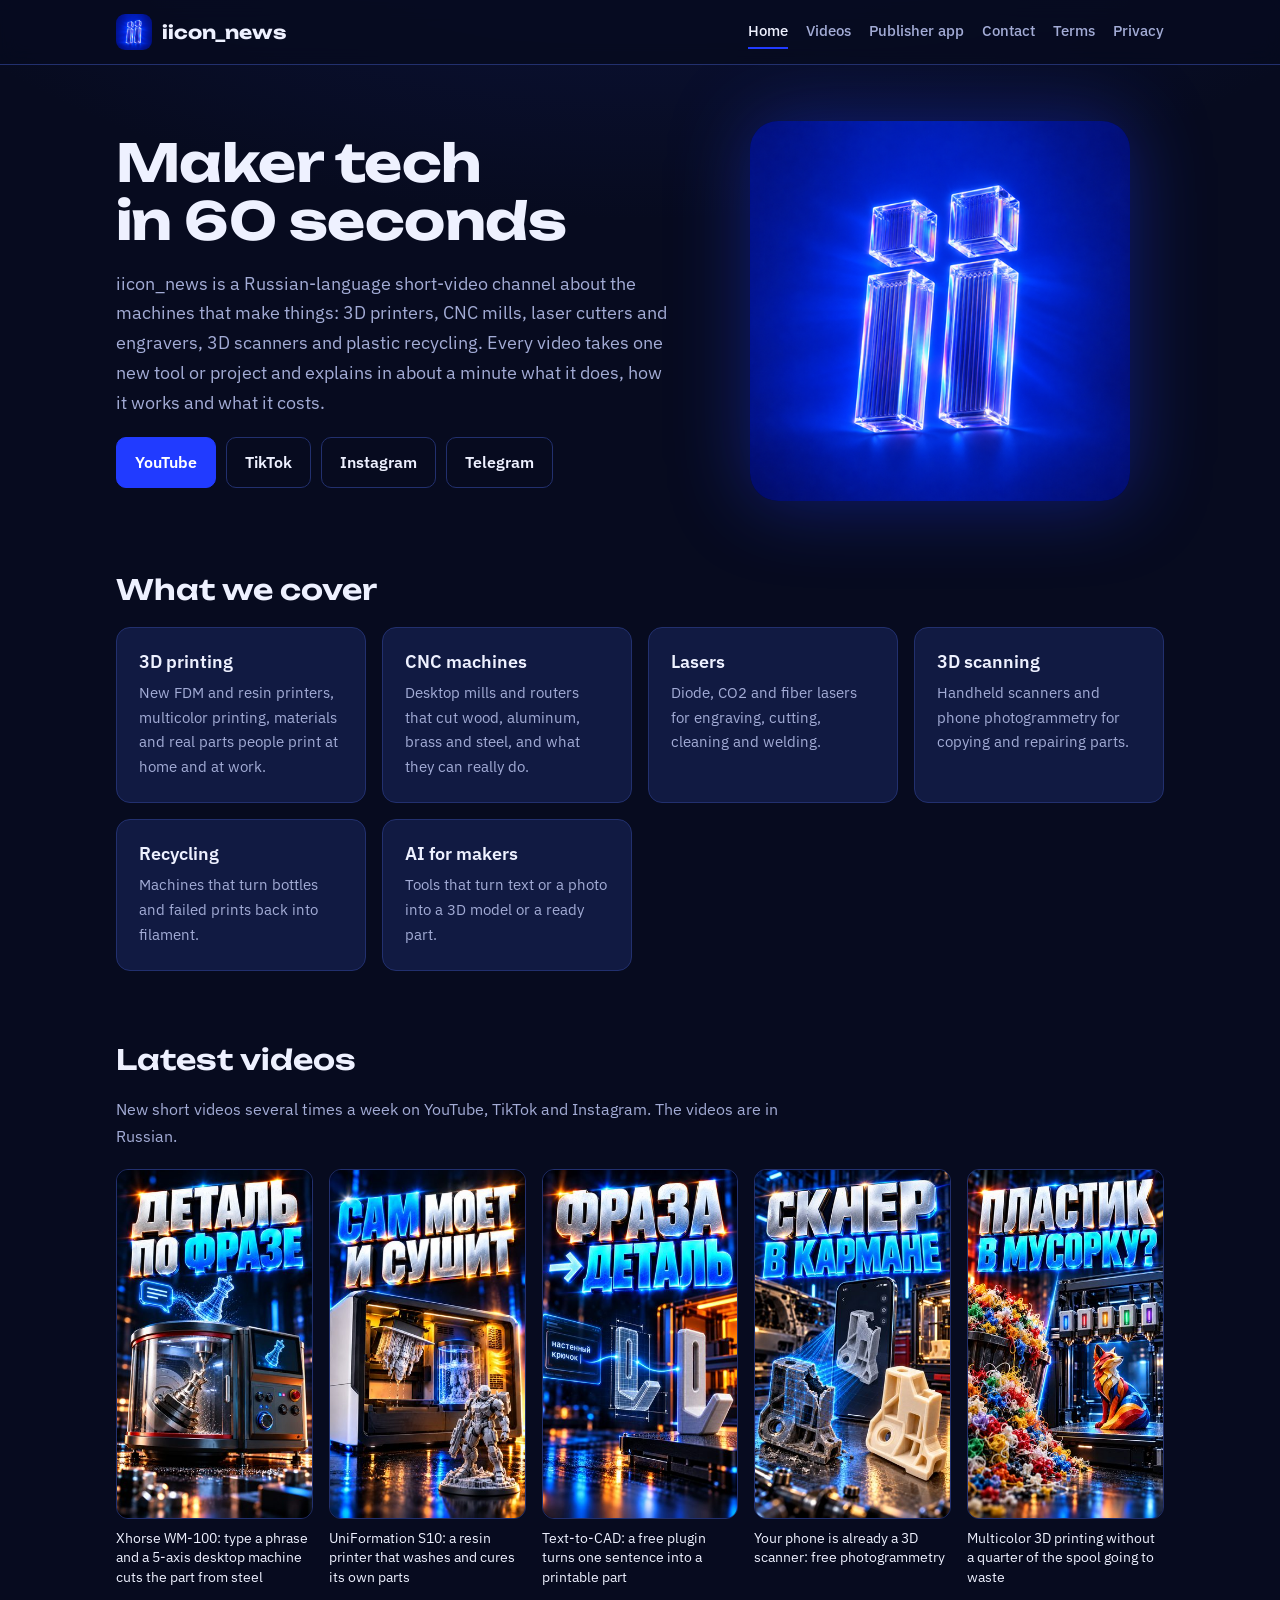
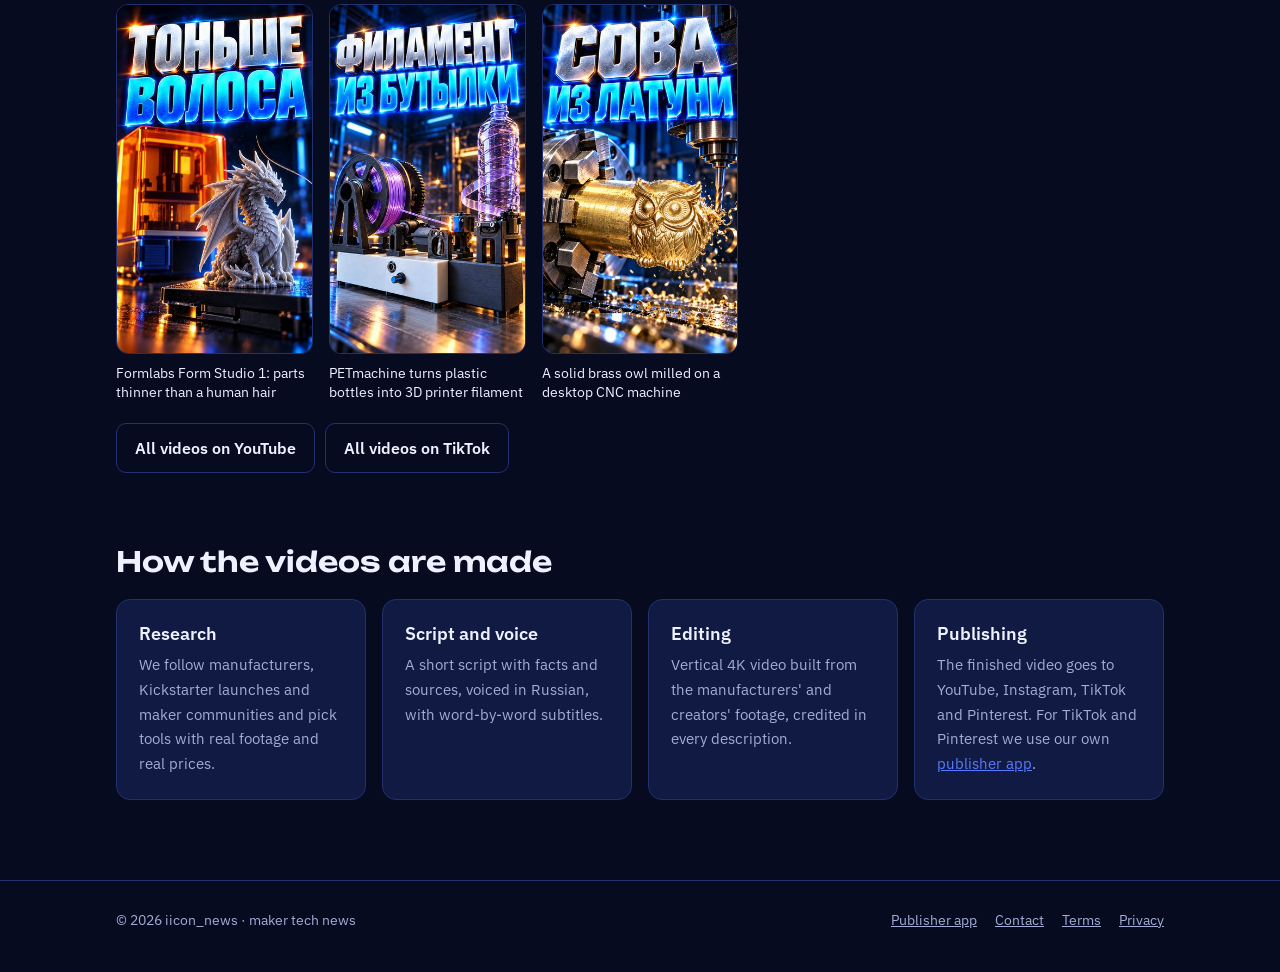
<file: index.html>
<!doctype html>
<html lang="en">
<head>
<meta charset="utf-8">
<meta name="viewport" content="width=device-width, initial-scale=1">
<title>iicon_news — maker tech in 60 seconds</title>
<meta name="description" content="Short videos about 3D printers, CNC machines, lasers, 3D scanners and plastic recycling.">
<link rel="icon" href="favicon.ico" sizes="any">
<link rel="icon" type="image/png" sizes="32x32" href="img/favicon-32.png">
<link rel="apple-touch-icon" href="img/apple-touch-icon.png">
<meta property="og:title" content="iicon_news — maker tech in 60 seconds">
<meta property="og:description" content="Short videos about 3D printers, CNC machines, lasers, 3D scanners and plastic recycling.">
<meta property="og:image" content="https://barryalien23.github.io/iicon-news/img/logo-512.png">
<meta name="theme-color" content="#070b1f">
<link rel="preconnect" href="https://fonts.googleapis.com">
<link rel="preconnect" href="https://fonts.gstatic.com" crossorigin>
<link rel="stylesheet" href="https://fonts.googleapis.com/css2?family=Unbounded:wght@600;700&family=IBM+Plex+Sans:wght@400;500;600&display=swap">
<link rel="stylesheet" href="styles.css">
</head>
<body>
<header class="site-header"><div class="wrap">
<a class="brand" href="index.html"><img src="img/logo-512.png" alt="" width="36" height="36">iicon_news</a>
<nav class="site-nav" aria-label="Main"><a href="index.html" aria-current="page">Home</a><a href="index.html#videos">Videos</a><a href="app.html">Publisher app</a><a href="contact.html">Contact</a><a href="terms.html">Terms</a><a href="privacy.html">Privacy</a></nav>
</div></header>
<main class="wrap">

<section class="hero">
  <div class="hero-text">
    <h1>Maker tech in 60&nbsp;seconds</h1>
    <p class="lede">iicon_news is a Russian-language short-video channel about the machines that make things:
    3D printers, CNC mills, laser cutters and engravers, 3D scanners and plastic recycling.
    Every video takes one new tool or project and explains in about a minute what it does, how it works and what it costs.</p>
    <div class="buttons"><a class="btn" href="https://www.youtube.com/@iicon_neews" target="_blank" rel="noopener">YouTube</a><a class="btn ghost" href="https://www.tiktok.com/@iicon_news" target="_blank" rel="noopener">TikTok</a><a class="btn ghost" href="https://www.instagram.com/iicon_news/" target="_blank" rel="noopener">Instagram</a><a class="btn ghost" href="https://t.me/iicon_news" target="_blank" rel="noopener">Telegram</a></div>
  </div>
  <img class="hero-logo" src="img/logo-512.png" alt="iicon_news logo" width="512" height="512">
</section>

<section>
  <h2>What we cover</h2>
  <div class="grid">
    <div class="card"><h3>3D printing</h3><p>New FDM and resin printers, multicolor printing, materials and real parts people print at home and at work.</p></div>
    <div class="card"><h3>CNC machines</h3><p>Desktop mills and routers that cut wood, aluminum, brass and steel, and what they can really do.</p></div>
    <div class="card"><h3>Lasers</h3><p>Diode, CO2 and fiber lasers for engraving, cutting, cleaning and welding.</p></div>
    <div class="card"><h3>3D scanning</h3><p>Handheld scanners and phone photogrammetry for copying and repairing parts.</p></div>
    <div class="card"><h3>Recycling</h3><p>Machines that turn bottles and failed prints back into filament.</p></div>
    <div class="card"><h3>AI for makers</h3><p>Tools that turn text or a photo into a 3D model or a ready part.</p></div>
  </div>
</section>

<section id="videos">
  <h2>Latest videos</h2>
  <p class="muted">New short videos several times a week on YouTube, TikTok and Instagram. The videos are in Russian.</p>
  <div class="videos"><a class="video" href="https://www.youtube.com/shorts/JngIQ4nu1DM" target="_blank" rel="noopener"><img src="img/v-JngIQ4nu1DM.jpg" alt="" loading="lazy" width="360" height="640"><span>Xhorse WM-100: type a phrase and a 5-axis desktop machine cuts the part from steel</span></a><a class="video" href="https://www.youtube.com/shorts/M4k82-7u65M" target="_blank" rel="noopener"><img src="img/v-M4k82-7u65M.jpg" alt="" loading="lazy" width="360" height="640"><span>UniFormation S10: a resin printer that washes and cures its own parts</span></a><a class="video" href="https://www.youtube.com/shorts/WuSTNUGZK58" target="_blank" rel="noopener"><img src="img/v-WuSTNUGZK58.jpg" alt="" loading="lazy" width="360" height="640"><span>Text-to-CAD: a free plugin turns one sentence into a printable part</span></a><a class="video" href="https://www.youtube.com/shorts/X9slYGXRmLw" target="_blank" rel="noopener"><img src="img/v-X9slYGXRmLw.jpg" alt="" loading="lazy" width="360" height="640"><span>Your phone is already a 3D scanner: free photogrammetry</span></a><a class="video" href="https://www.youtube.com/shorts/9n1d-kxBL30" target="_blank" rel="noopener"><img src="img/v-9n1d-kxBL30.jpg" alt="" loading="lazy" width="360" height="640"><span>Multicolor 3D printing without a quarter of the spool going to waste</span></a><a class="video" href="https://www.youtube.com/shorts/dMKP87IcEpo" target="_blank" rel="noopener"><img src="img/v-dMKP87IcEpo.jpg" alt="" loading="lazy" width="360" height="640"><span>Formlabs Form Studio 1: parts thinner than a human hair</span></a><a class="video" href="https://www.youtube.com/shorts/vu9dJcK6fmQ" target="_blank" rel="noopener"><img src="img/v-vu9dJcK6fmQ.jpg" alt="" loading="lazy" width="360" height="640"><span>PETmachine turns plastic bottles into 3D printer filament</span></a><a class="video" href="https://www.youtube.com/shorts/GiRDuPsCGWo" target="_blank" rel="noopener"><img src="img/v-GiRDuPsCGWo.jpg" alt="" loading="lazy" width="360" height="640"><span>A solid brass owl milled on a desktop CNC machine</span></a></div>
  <div class="buttons"><a class="btn ghost" href="https://www.youtube.com/@iicon_neews/shorts" target="_blank" rel="noopener">All videos on YouTube</a>
  <a class="btn ghost" href="https://www.tiktok.com/@iicon_news" target="_blank" rel="noopener">All videos on TikTok</a></div>
</section>

<section>
  <h2>How the videos are made</h2>
  <div class="grid">
    <div class="card"><h3>Research</h3><p>We follow manufacturers, Kickstarter launches and maker communities and pick tools with real footage and real prices.</p></div>
    <div class="card"><h3>Script and voice</h3><p>A short script with facts and sources, voiced in Russian, with word-by-word subtitles.</p></div>
    <div class="card"><h3>Editing</h3><p>Vertical 4K video built from the manufacturers' and creators' footage, credited in every description.</p></div>
    <div class="card"><h3>Publishing</h3><p>The finished video goes to YouTube, Instagram, TikTok and Pinterest. For TikTok and Pinterest we use our own <a href="app.html">publisher app</a>.</p></div>
  </div>
</section>

</main>
<footer class="site-footer"><div class="wrap">
<span>© 2026 iicon_news · maker tech news</span>
<nav aria-label="Footer"><a href="app.html">Publisher app</a><a href="contact.html">Contact</a><a href="terms.html">Terms</a><a href="privacy.html">Privacy</a></nav>
</div></footer>
</body>
</html>
</file>
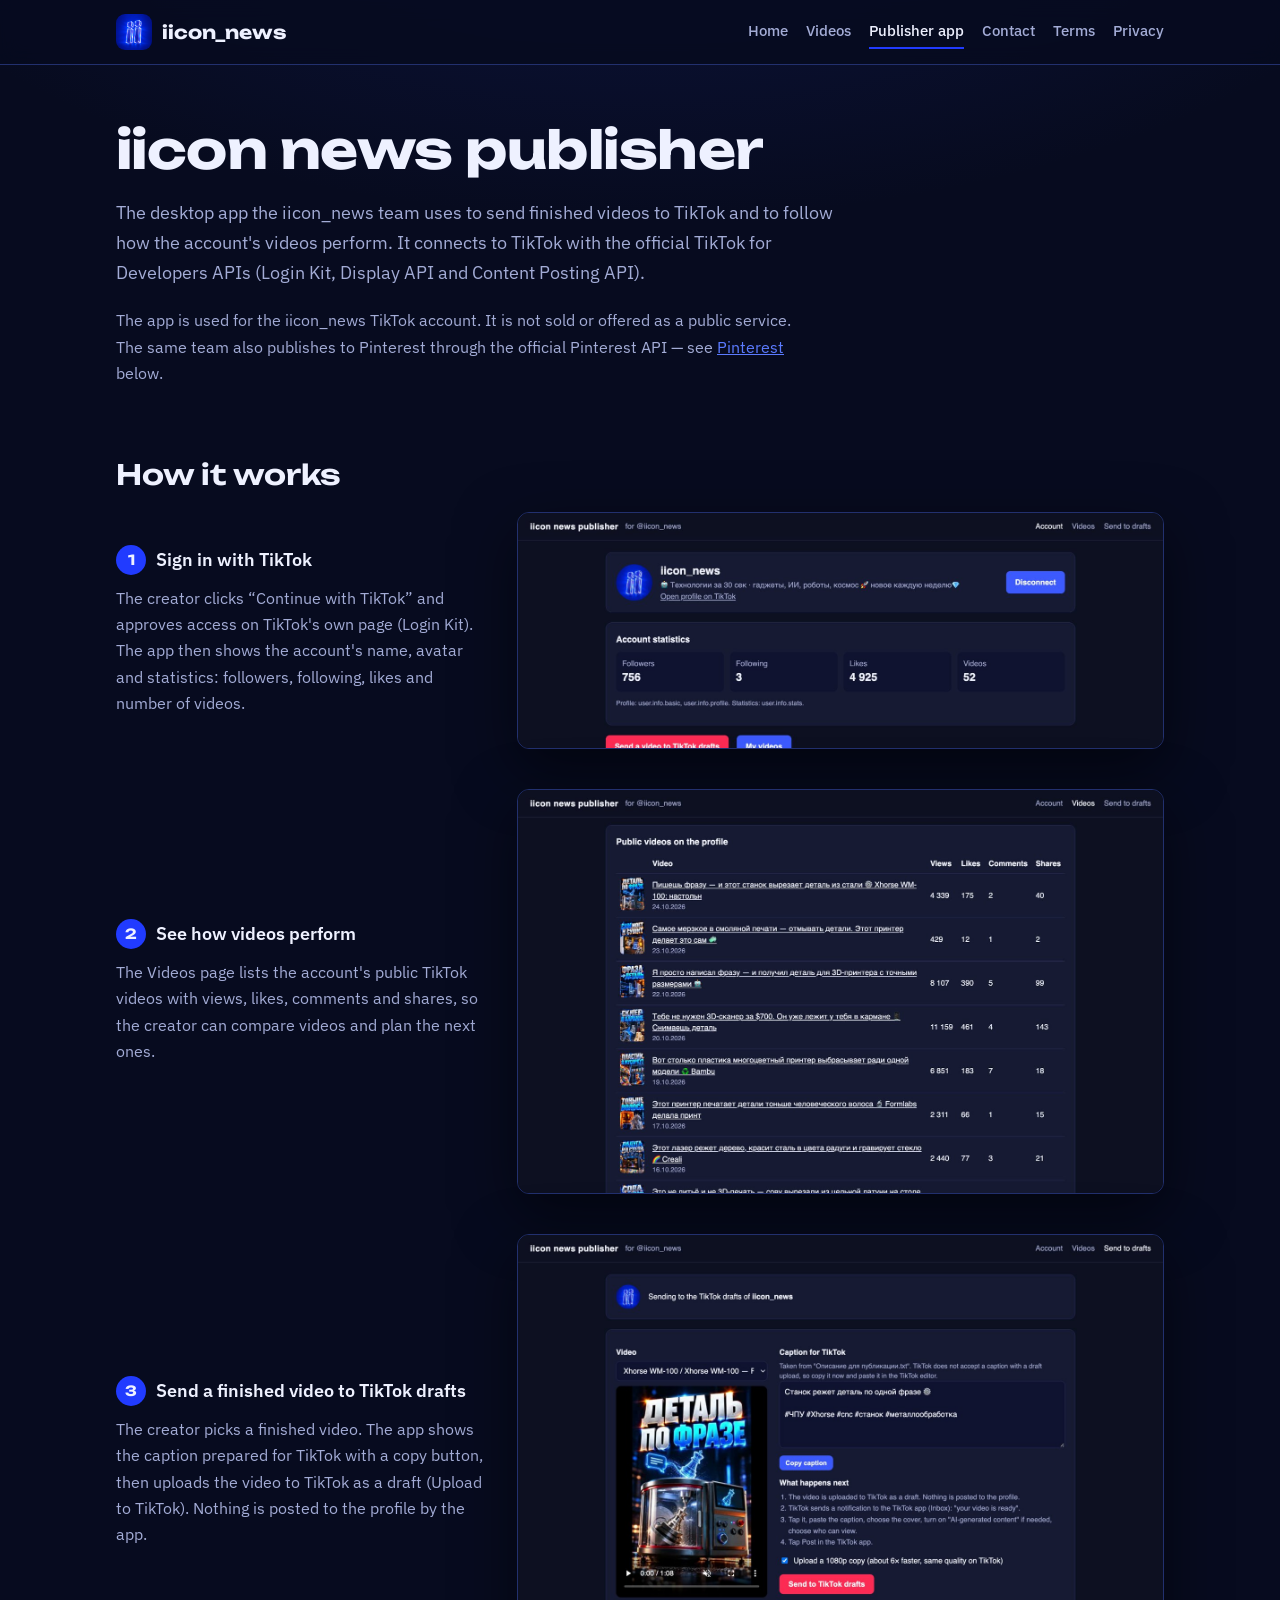
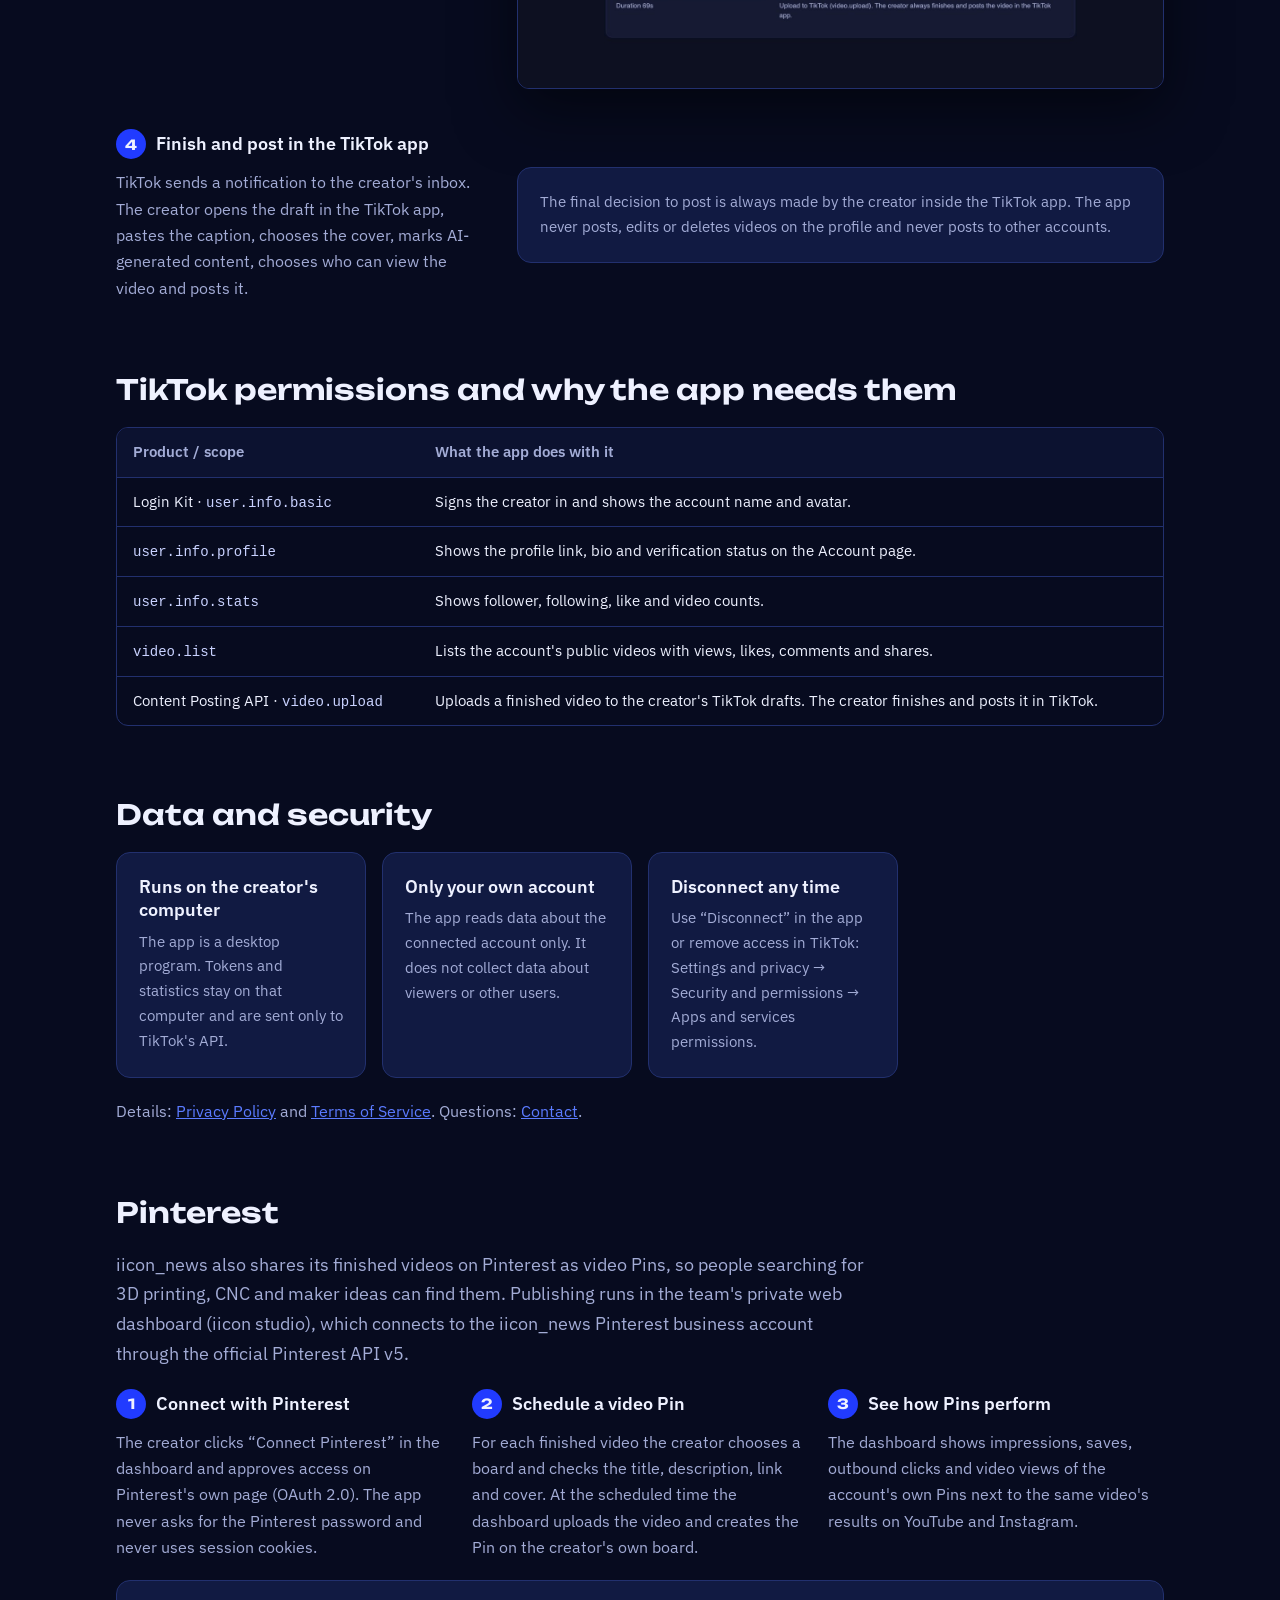
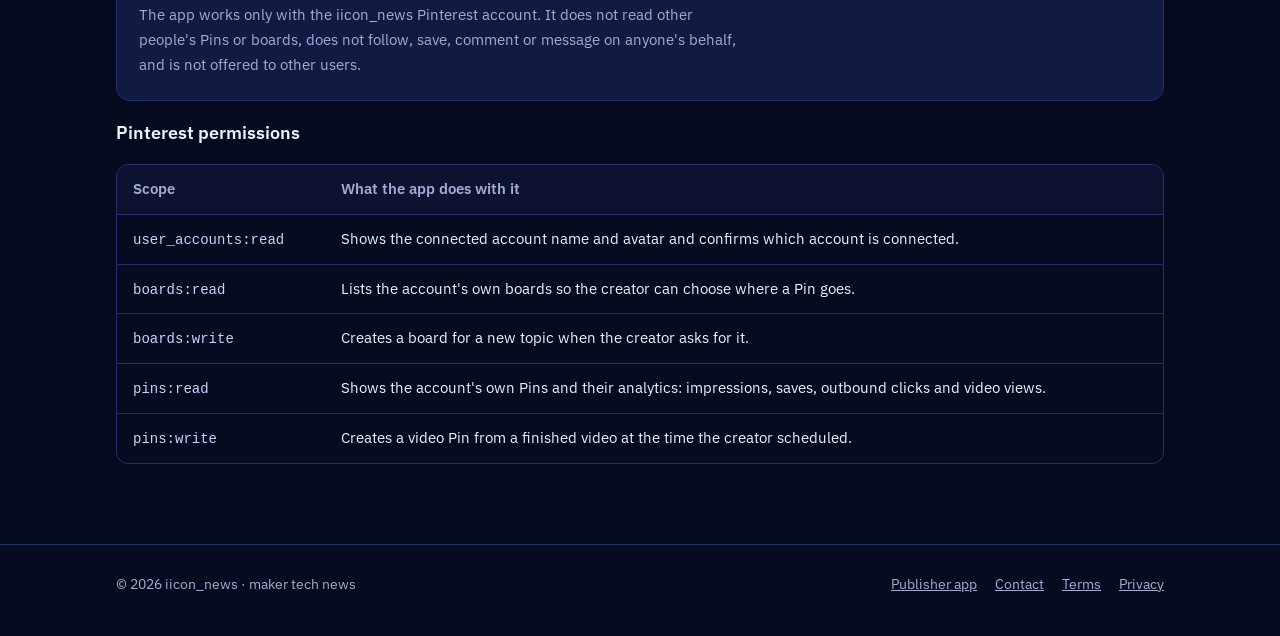
<file: app.html>
<!doctype html>
<html lang="en">
<head>
<meta charset="utf-8">
<meta name="viewport" content="width=device-width, initial-scale=1">
<title>iicon news publisher — TikTok publisher app by iicon_news</title>
<meta name="description" content="The desktop app iicon_news uses to send finished videos to TikTok drafts and follow their statistics.">
<link rel="icon" href="favicon.ico" sizes="any">
<link rel="icon" type="image/png" sizes="32x32" href="img/favicon-32.png">
<link rel="apple-touch-icon" href="img/apple-touch-icon.png">
<meta property="og:title" content="iicon news publisher — TikTok publisher app by iicon_news">
<meta property="og:description" content="The desktop app iicon_news uses to send finished videos to TikTok drafts and follow their statistics.">
<meta property="og:image" content="https://barryalien23.github.io/iicon-news/img/logo-512.png">
<meta name="theme-color" content="#070b1f">
<link rel="preconnect" href="https://fonts.googleapis.com">
<link rel="preconnect" href="https://fonts.gstatic.com" crossorigin>
<link rel="stylesheet" href="https://fonts.googleapis.com/css2?family=Unbounded:wght@600;700&family=IBM+Plex+Sans:wght@400;500;600&display=swap">
<link rel="stylesheet" href="styles.css">
</head>
<body>
<header class="site-header"><div class="wrap">
<a class="brand" href="index.html"><img src="img/logo-512.png" alt="" width="36" height="36">iicon_news</a>
<nav class="site-nav" aria-label="Main"><a href="index.html">Home</a><a href="index.html#videos">Videos</a><a href="app.html" aria-current="page">Publisher app</a><a href="contact.html">Contact</a><a href="terms.html">Terms</a><a href="privacy.html">Privacy</a></nav>
</div></header>
<main class="wrap">

<section>
  <h1>iicon news publisher</h1>
  <p class="lede">The desktop app the iicon_news team uses to send finished videos to TikTok and to follow how the account's videos perform.
  It connects to TikTok with the official TikTok for Developers APIs (Login Kit, Display API and Content Posting API).</p>
  <p class="muted">The app is used for the iicon_news TikTok account. It is not sold or offered as a public service.
  The same team also publishes to Pinterest through the official Pinterest API — see <a href="#pinterest">Pinterest</a> below.</p>
</section>

<section>
  <h2>How it works</h2>
  <div class="steps">
    <div class="step">
      <div class="step-text"><h3>Sign in with TikTok</h3>
        <p class="muted">The creator clicks “Continue with TikTok” and approves access on TikTok's own page (Login Kit).
        The app then shows the account's name, avatar and statistics: followers, following, likes and number of videos.</p></div>
      <img class="shot" src="img/shot-account.jpg" alt="Account page of iicon news publisher with TikTok profile and statistics" loading="lazy">
    </div>
    <div class="step">
      <div class="step-text"><h3>See how videos perform</h3>
        <p class="muted">The Videos page lists the account's public TikTok videos with views, likes, comments and shares,
        so the creator can compare videos and plan the next ones.</p></div>
      <img class="shot" src="img/shot-videos.jpg" alt="Videos page with views, likes, comments and shares of each TikTok video" loading="lazy">
    </div>
    <div class="step">
      <div class="step-text"><h3>Send a finished video to TikTok drafts</h3>
        <p class="muted">The creator picks a finished video. The app shows the caption prepared for TikTok with a copy button,
        then uploads the video to TikTok as a draft (Upload to TikTok). Nothing is posted to the profile by the app.</p></div>
      <img class="shot" src="img/shot-drafts.jpg" alt="Send to drafts page with video preview, TikTok caption and the Send to TikTok drafts button" loading="lazy">
    </div>
    <div class="step">
      <div class="step-text"><h3>Finish and post in the TikTok app</h3>
        <p class="muted">TikTok sends a notification to the creator's inbox. The creator opens the draft in the TikTok app,
        pastes the caption, chooses the cover, marks AI-generated content, chooses who can view the video and posts it.</p></div>
      <div class="card"><p>The final decision to post is always made by the creator inside the TikTok app.
      The app never posts, edits or deletes videos on the profile and never posts to other accounts.</p></div>
    </div>
  </div>
</section>

<section>
  <h2>TikTok permissions and why the app needs them</h2>
  <div class="table-wrap"><table>
    <tr><th>Product / scope</th><th>What the app does with it</th></tr>
    <tr><td>Login Kit · <code>user.info.basic</code></td><td>Signs the creator in and shows the account name and avatar.</td></tr>
    <tr><td><code>user.info.profile</code></td><td>Shows the profile link, bio and verification status on the Account page.</td></tr>
    <tr><td><code>user.info.stats</code></td><td>Shows follower, following, like and video counts.</td></tr>
    <tr><td><code>video.list</code></td><td>Lists the account's public videos with views, likes, comments and shares.</td></tr>
    <tr><td>Content Posting API · <code>video.upload</code></td><td>Uploads a finished video to the creator's TikTok drafts. The creator finishes and posts it in TikTok.</td></tr>
  </table></div>
</section>

<section>
  <h2>Data and security</h2>
  <div class="grid">
    <div class="card"><h3>Runs on the creator's computer</h3><p>The app is a desktop program. Tokens and statistics stay on that computer and are sent only to TikTok's API.</p></div>
    <div class="card"><h3>Only your own account</h3><p>The app reads data about the connected account only. It does not collect data about viewers or other users.</p></div>
    <div class="card"><h3>Disconnect any time</h3><p>Use “Disconnect” in the app or remove access in TikTok: Settings and privacy → Security and permissions → Apps and services permissions.</p></div>
  </div>
  <p class="muted">Details: <a href="privacy.html">Privacy Policy</a> and <a href="terms.html">Terms of Service</a>. Questions: <a href="contact.html">Contact</a>.</p>
</section>

<section id="pinterest">
  <h2>Pinterest</h2>
  <p class="lede">iicon_news also shares its finished videos on Pinterest as video Pins, so people searching for 3D printing,
  CNC and maker ideas can find them. Publishing runs in the team's private web dashboard (iicon studio), which connects
  to the iicon_news Pinterest business account through the official Pinterest API v5.</p>
  <div class="steps row">
    <div class="step">
      <div class="step-text"><h3>Connect with Pinterest</h3>
        <p class="muted">The creator clicks “Connect Pinterest” in the dashboard and approves access on Pinterest's own page (OAuth 2.0).
        The app never asks for the Pinterest password and never uses session cookies.</p></div>
    </div>
    <div class="step">
      <div class="step-text"><h3>Schedule a video Pin</h3>
        <p class="muted">For each finished video the creator chooses a board and checks the title, description, link and cover.
        At the scheduled time the dashboard uploads the video and creates the Pin on the creator's own board.</p></div>
    </div>
    <div class="step">
      <div class="step-text"><h3>See how Pins perform</h3>
        <p class="muted">The dashboard shows impressions, saves, outbound clicks and video views of the account's own Pins
        next to the same video's results on YouTube and Instagram.</p></div>
    </div>
  </div>
  <div class="card"><p>The app works only with the iicon_news Pinterest account. It does not read other people's Pins or boards,
  does not follow, save, comment or message on anyone's behalf, and is not offered to other users.</p></div>
  <h3>Pinterest permissions</h3>
  <div class="table-wrap"><table>
    <tr><th>Scope</th><th>What the app does with it</th></tr>
    <tr><td><code>user_accounts:read</code></td><td>Shows the connected account name and avatar and confirms which account is connected.</td></tr><tr><td><code>boards:read</code></td><td>Lists the account's own boards so the creator can choose where a Pin goes.</td></tr><tr><td><code>boards:write</code></td><td>Creates a board for a new topic when the creator asks for it.</td></tr><tr><td><code>pins:read</code></td><td>Shows the account's own Pins and their analytics: impressions, saves, outbound clicks and video views.</td></tr><tr><td><code>pins:write</code></td><td>Creates a video Pin from a finished video at the time the creator scheduled.</td></tr>
  </table></div>
</section>

</main>
<footer class="site-footer"><div class="wrap">
<span>© 2026 iicon_news · maker tech news</span>
<nav aria-label="Footer"><a href="app.html">Publisher app</a><a href="contact.html">Contact</a><a href="terms.html">Terms</a><a href="privacy.html">Privacy</a></nav>
</div></footer>
</body>
</html>
</file>
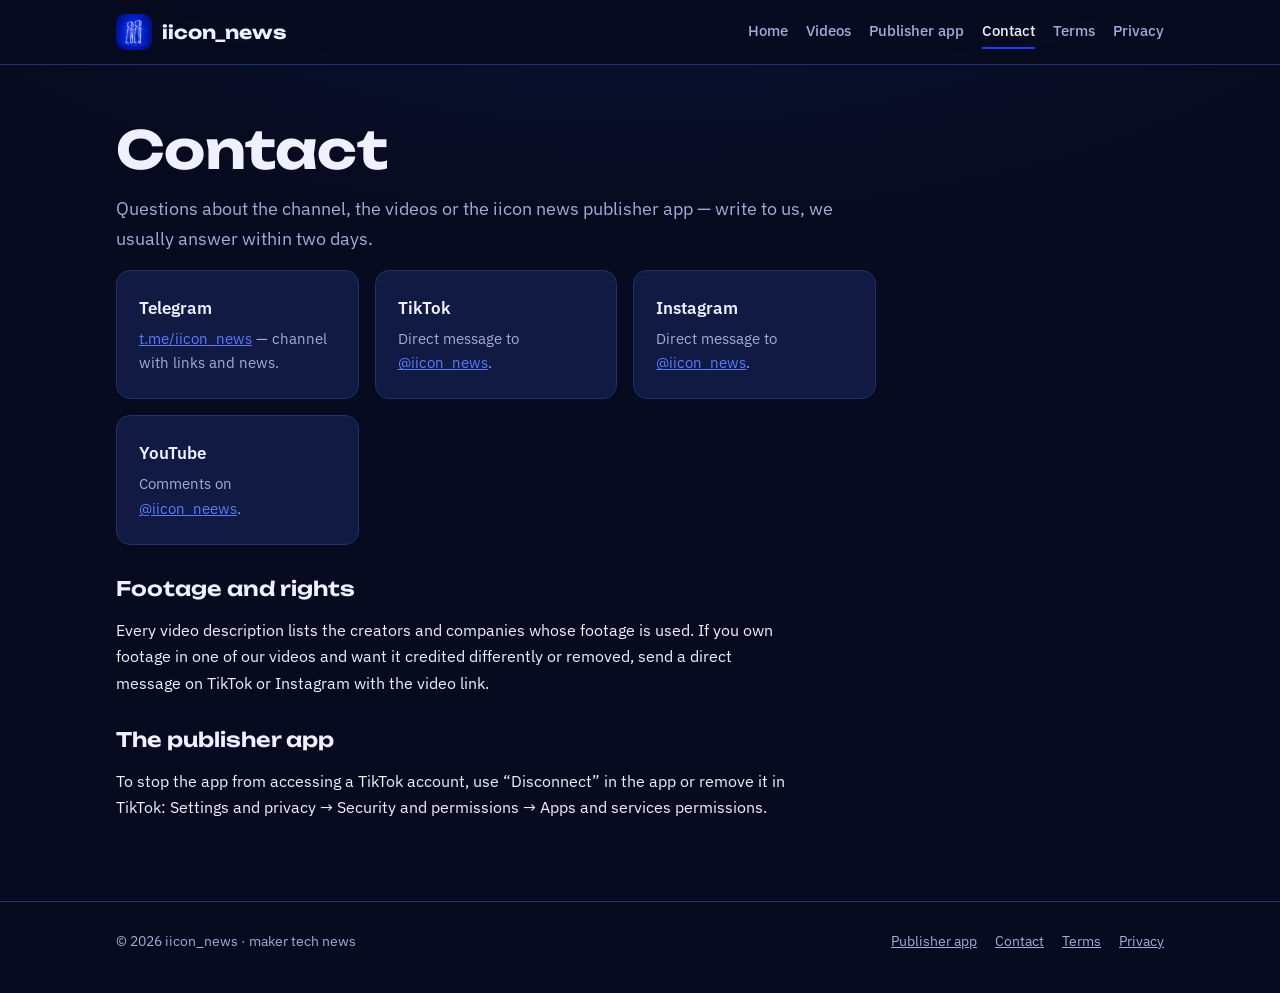
<file: contact.html>
<!doctype html>
<html lang="en">
<head>
<meta charset="utf-8">
<meta name="viewport" content="width=device-width, initial-scale=1">
<title>Contact — iicon_news</title>
<meta name="description" content="How to contact iicon_news.">
<link rel="icon" href="favicon.ico" sizes="any">
<link rel="icon" type="image/png" sizes="32x32" href="img/favicon-32.png">
<link rel="apple-touch-icon" href="img/apple-touch-icon.png">
<meta property="og:title" content="Contact — iicon_news">
<meta property="og:description" content="How to contact iicon_news.">
<meta property="og:image" content="https://barryalien23.github.io/iicon-news/img/logo-512.png">
<meta name="theme-color" content="#070b1f">
<link rel="preconnect" href="https://fonts.googleapis.com">
<link rel="preconnect" href="https://fonts.gstatic.com" crossorigin>
<link rel="stylesheet" href="https://fonts.googleapis.com/css2?family=Unbounded:wght@600;700&family=IBM+Plex+Sans:wght@400;500;600&display=swap">
<link rel="stylesheet" href="styles.css">
</head>
<body>
<header class="site-header"><div class="wrap">
<a class="brand" href="index.html"><img src="img/logo-512.png" alt="" width="36" height="36">iicon_news</a>
<nav class="site-nav" aria-label="Main"><a href="index.html">Home</a><a href="index.html#videos">Videos</a><a href="app.html">Publisher app</a><a href="contact.html" aria-current="page">Contact</a><a href="terms.html">Terms</a><a href="privacy.html">Privacy</a></nav>
</div></header>
<main class="wrap">

<section class="doc">
  <h1>Contact</h1>
  <p class="lede">Questions about the channel, the videos or the iicon news publisher app — write to us, we usually answer within two days.</p>
  <div class="grid">
    <div class="card"><h3>Telegram</h3><p><a href="https://t.me/iicon_news" target="_blank" rel="noopener">t.me/iicon_news</a> — channel with links and news.</p></div>
    <div class="card"><h3>TikTok</h3><p>Direct message to <a href="https://www.tiktok.com/@iicon_news" target="_blank" rel="noopener">@iicon_news</a>.</p></div>
    <div class="card"><h3>Instagram</h3><p>Direct message to <a href="https://www.instagram.com/iicon_news/" target="_blank" rel="noopener">@iicon_news</a>.</p></div>
    <div class="card"><h3>YouTube</h3><p>Comments on <a href="https://www.youtube.com/@iicon_neews" target="_blank" rel="noopener">@iicon_neews</a>.</p></div>
  </div>
  <h2>Footage and rights</h2>
  <p>Every video description lists the creators and companies whose footage is used. If you own footage in one of our videos
  and want it credited differently or removed, send a direct message on TikTok or Instagram with the video link.</p>
  <h2>The publisher app</h2>
  <p>To stop the app from accessing a TikTok account, use “Disconnect” in the app or remove it in TikTok:
  Settings and privacy → Security and permissions → Apps and services permissions.</p>
</section>

</main>
<footer class="site-footer"><div class="wrap">
<span>© 2026 iicon_news · maker tech news</span>
<nav aria-label="Footer"><a href="app.html">Publisher app</a><a href="contact.html">Contact</a><a href="terms.html">Terms</a><a href="privacy.html">Privacy</a></nav>
</div></footer>
</body>
</html>
</file>
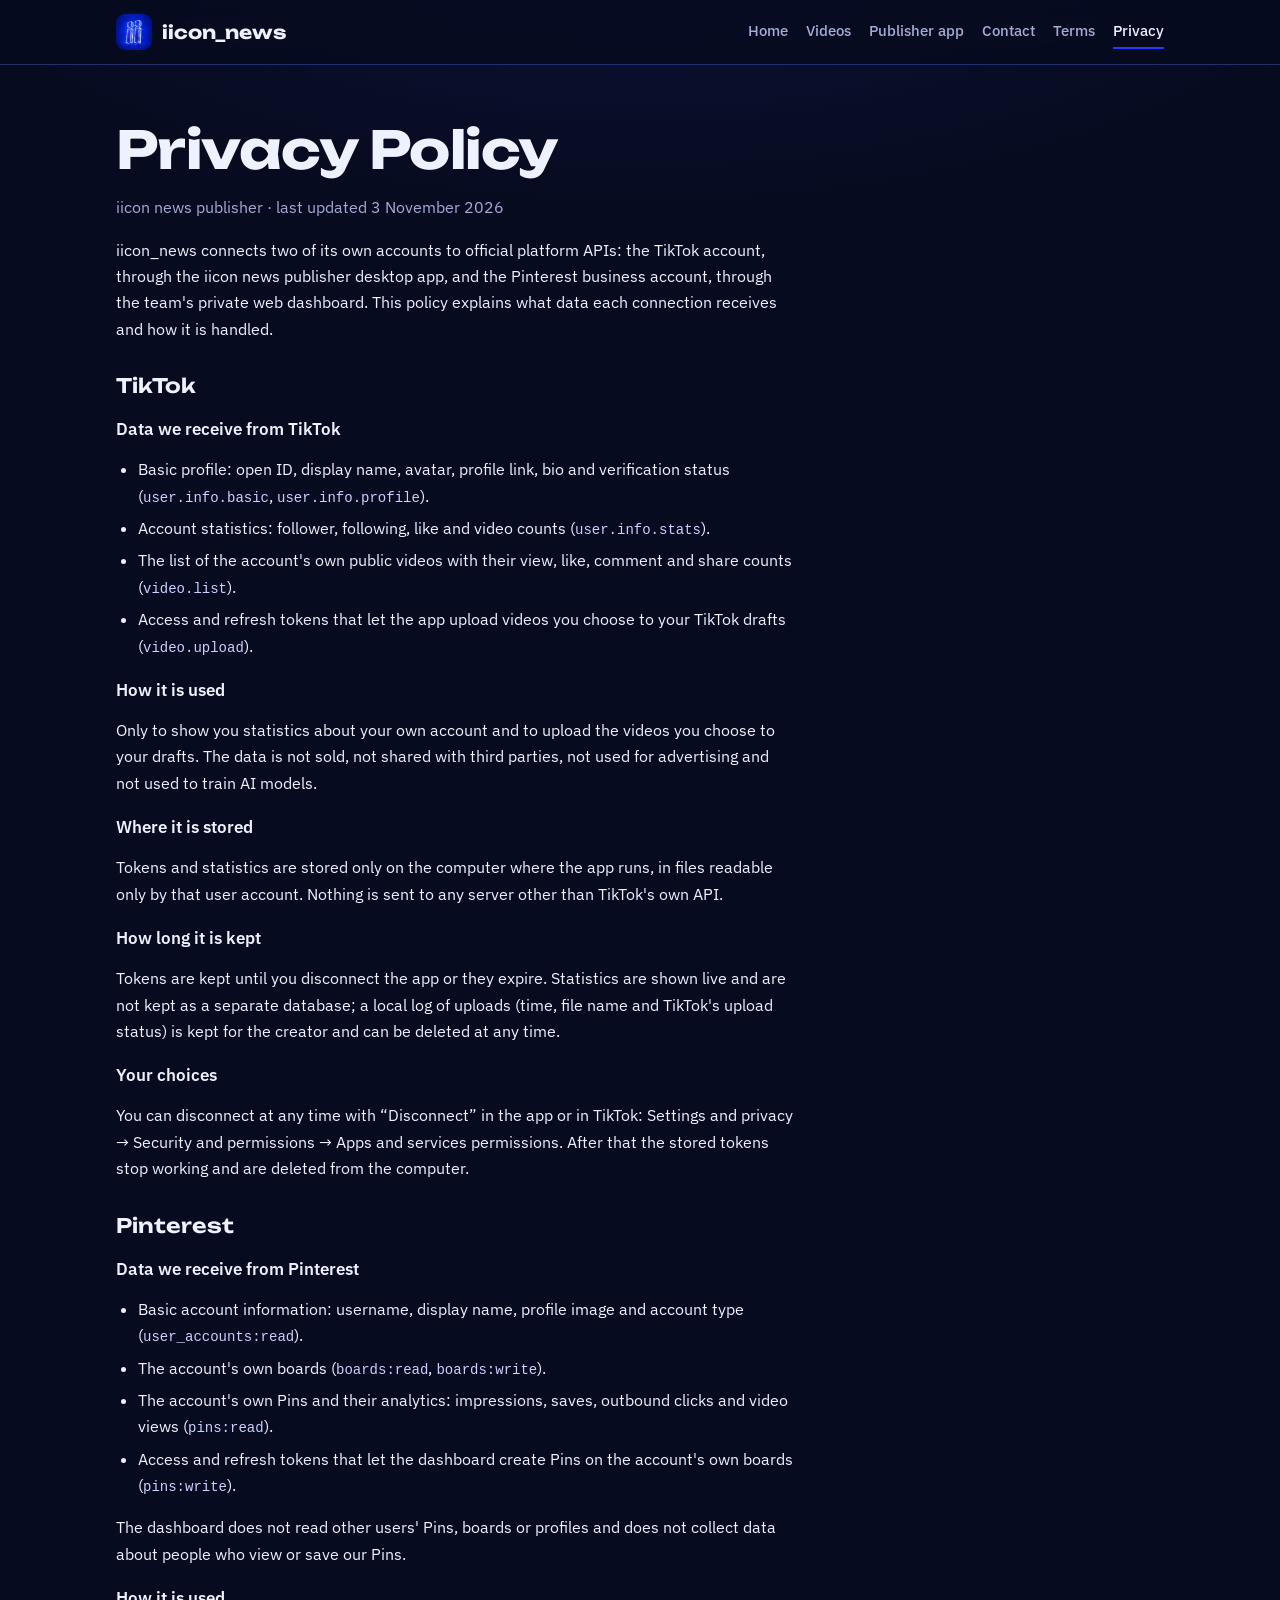
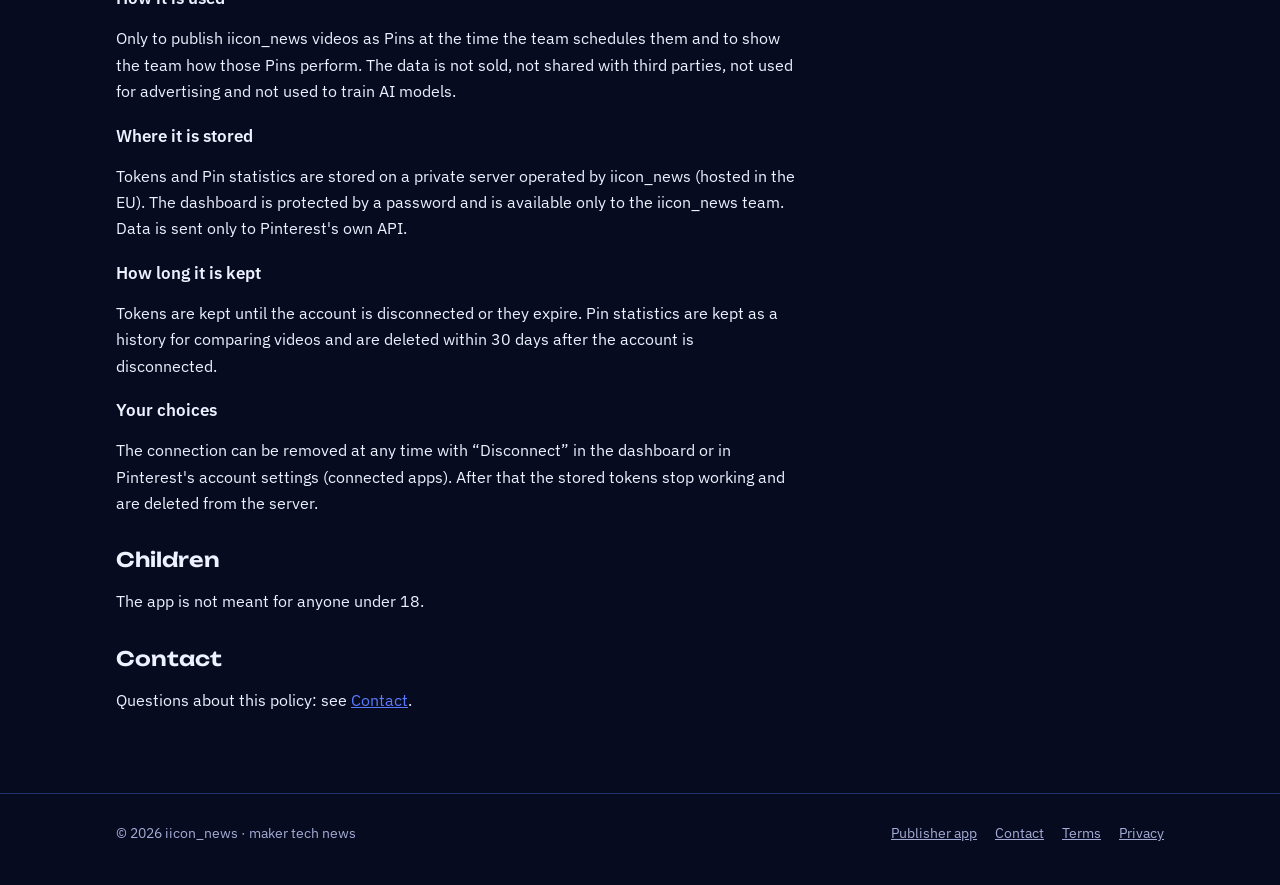
<file: privacy.html>
<!doctype html>
<html lang="en">
<head>
<meta charset="utf-8">
<meta name="viewport" content="width=device-width, initial-scale=1">
<title>Privacy Policy — iicon news publisher</title>
<meta name="description" content="Privacy Policy for the iicon news publisher app.">
<link rel="icon" href="favicon.ico" sizes="any">
<link rel="icon" type="image/png" sizes="32x32" href="img/favicon-32.png">
<link rel="apple-touch-icon" href="img/apple-touch-icon.png">
<meta property="og:title" content="Privacy Policy — iicon news publisher">
<meta property="og:description" content="Privacy Policy for the iicon news publisher app.">
<meta property="og:image" content="https://barryalien23.github.io/iicon-news/img/logo-512.png">
<meta name="theme-color" content="#070b1f">
<link rel="preconnect" href="https://fonts.googleapis.com">
<link rel="preconnect" href="https://fonts.gstatic.com" crossorigin>
<link rel="stylesheet" href="https://fonts.googleapis.com/css2?family=Unbounded:wght@600;700&family=IBM+Plex+Sans:wght@400;500;600&display=swap">
<link rel="stylesheet" href="styles.css">
</head>
<body>
<header class="site-header"><div class="wrap">
<a class="brand" href="index.html"><img src="img/logo-512.png" alt="" width="36" height="36">iicon_news</a>
<nav class="site-nav" aria-label="Main"><a href="index.html">Home</a><a href="index.html#videos">Videos</a><a href="app.html">Publisher app</a><a href="contact.html">Contact</a><a href="terms.html">Terms</a><a href="privacy.html" aria-current="page">Privacy</a></nav>
</div></header>
<main class="wrap">

<section class="doc">
  <h1>Privacy Policy</h1>
  <p class="muted">iicon news publisher · last updated 3 November 2026</p>
  <p>iicon_news connects two of its own accounts to official platform APIs: the TikTok account, through the
  iicon news publisher desktop app, and the Pinterest business account, through the team's private web dashboard.
  This policy explains what data each connection receives and how it is handled.</p>
  <h2>TikTok</h2>
  <h3>Data we receive from TikTok</h3>
  <ul>
    <li>Basic profile: open ID, display name, avatar, profile link, bio and verification status (<code>user.info.basic</code>, <code>user.info.profile</code>).</li>
    <li>Account statistics: follower, following, like and video counts (<code>user.info.stats</code>).</li>
    <li>The list of the account's own public videos with their view, like, comment and share counts (<code>video.list</code>).</li>
    <li>Access and refresh tokens that let the app upload videos you choose to your TikTok drafts (<code>video.upload</code>).</li>
  </ul>
  <h3>How it is used</h3>
  <p>Only to show you statistics about your own account and to upload the videos you choose to your drafts.
  The data is not sold, not shared with third parties, not used for advertising and not used to train AI models.</p>
  <h3>Where it is stored</h3>
  <p>Tokens and statistics are stored only on the computer where the app runs, in files readable only by that user account.
  Nothing is sent to any server other than TikTok's own API.</p>
  <h3>How long it is kept</h3>
  <p>Tokens are kept until you disconnect the app or they expire. Statistics are shown live and are not kept as a separate database;
  a local log of uploads (time, file name and TikTok's upload status) is kept for the creator and can be deleted at any time.</p>
  <h3>Your choices</h3>
  <p>You can disconnect at any time with “Disconnect” in the app or in TikTok: Settings and privacy → Security and permissions → Apps and services permissions.
  After that the stored tokens stop working and are deleted from the computer.</p>
  <h2>Pinterest</h2>
  <h3>Data we receive from Pinterest</h3>
  <ul>
    <li>Basic account information: username, display name, profile image and account type (<code>user_accounts:read</code>).</li>
    <li>The account's own boards (<code>boards:read</code>, <code>boards:write</code>).</li>
    <li>The account's own Pins and their analytics: impressions, saves, outbound clicks and video views (<code>pins:read</code>).</li>
    <li>Access and refresh tokens that let the dashboard create Pins on the account's own boards (<code>pins:write</code>).</li>
  </ul>
  <p>The dashboard does not read other users' Pins, boards or profiles and does not collect data about people who view or save our Pins.</p>
  <h3>How it is used</h3>
  <p>Only to publish iicon_news videos as Pins at the time the team schedules them and to show the team how those Pins perform.
  The data is not sold, not shared with third parties, not used for advertising and not used to train AI models.</p>
  <h3>Where it is stored</h3>
  <p>Tokens and Pin statistics are stored on a private server operated by iicon_news (hosted in the EU).
  The dashboard is protected by a password and is available only to the iicon_news team.
  Data is sent only to Pinterest's own API.</p>
  <h3>How long it is kept</h3>
  <p>Tokens are kept until the account is disconnected or they expire. Pin statistics are kept as a history for comparing videos
  and are deleted within 30 days after the account is disconnected.</p>
  <h3>Your choices</h3>
  <p>The connection can be removed at any time with “Disconnect” in the dashboard or in Pinterest's account settings (connected apps).
  After that the stored tokens stop working and are deleted from the server.</p>
  <h2>Children</h2>
  <p>The app is not meant for anyone under 18.</p>
  <h2>Contact</h2>
  <p>Questions about this policy: see <a href="contact.html">Contact</a>.</p>
</section>

</main>
<footer class="site-footer"><div class="wrap">
<span>© 2026 iicon_news · maker tech news</span>
<nav aria-label="Footer"><a href="app.html">Publisher app</a><a href="contact.html">Contact</a><a href="terms.html">Terms</a><a href="privacy.html">Privacy</a></nav>
</div></footer>
</body>
</html>
</file>
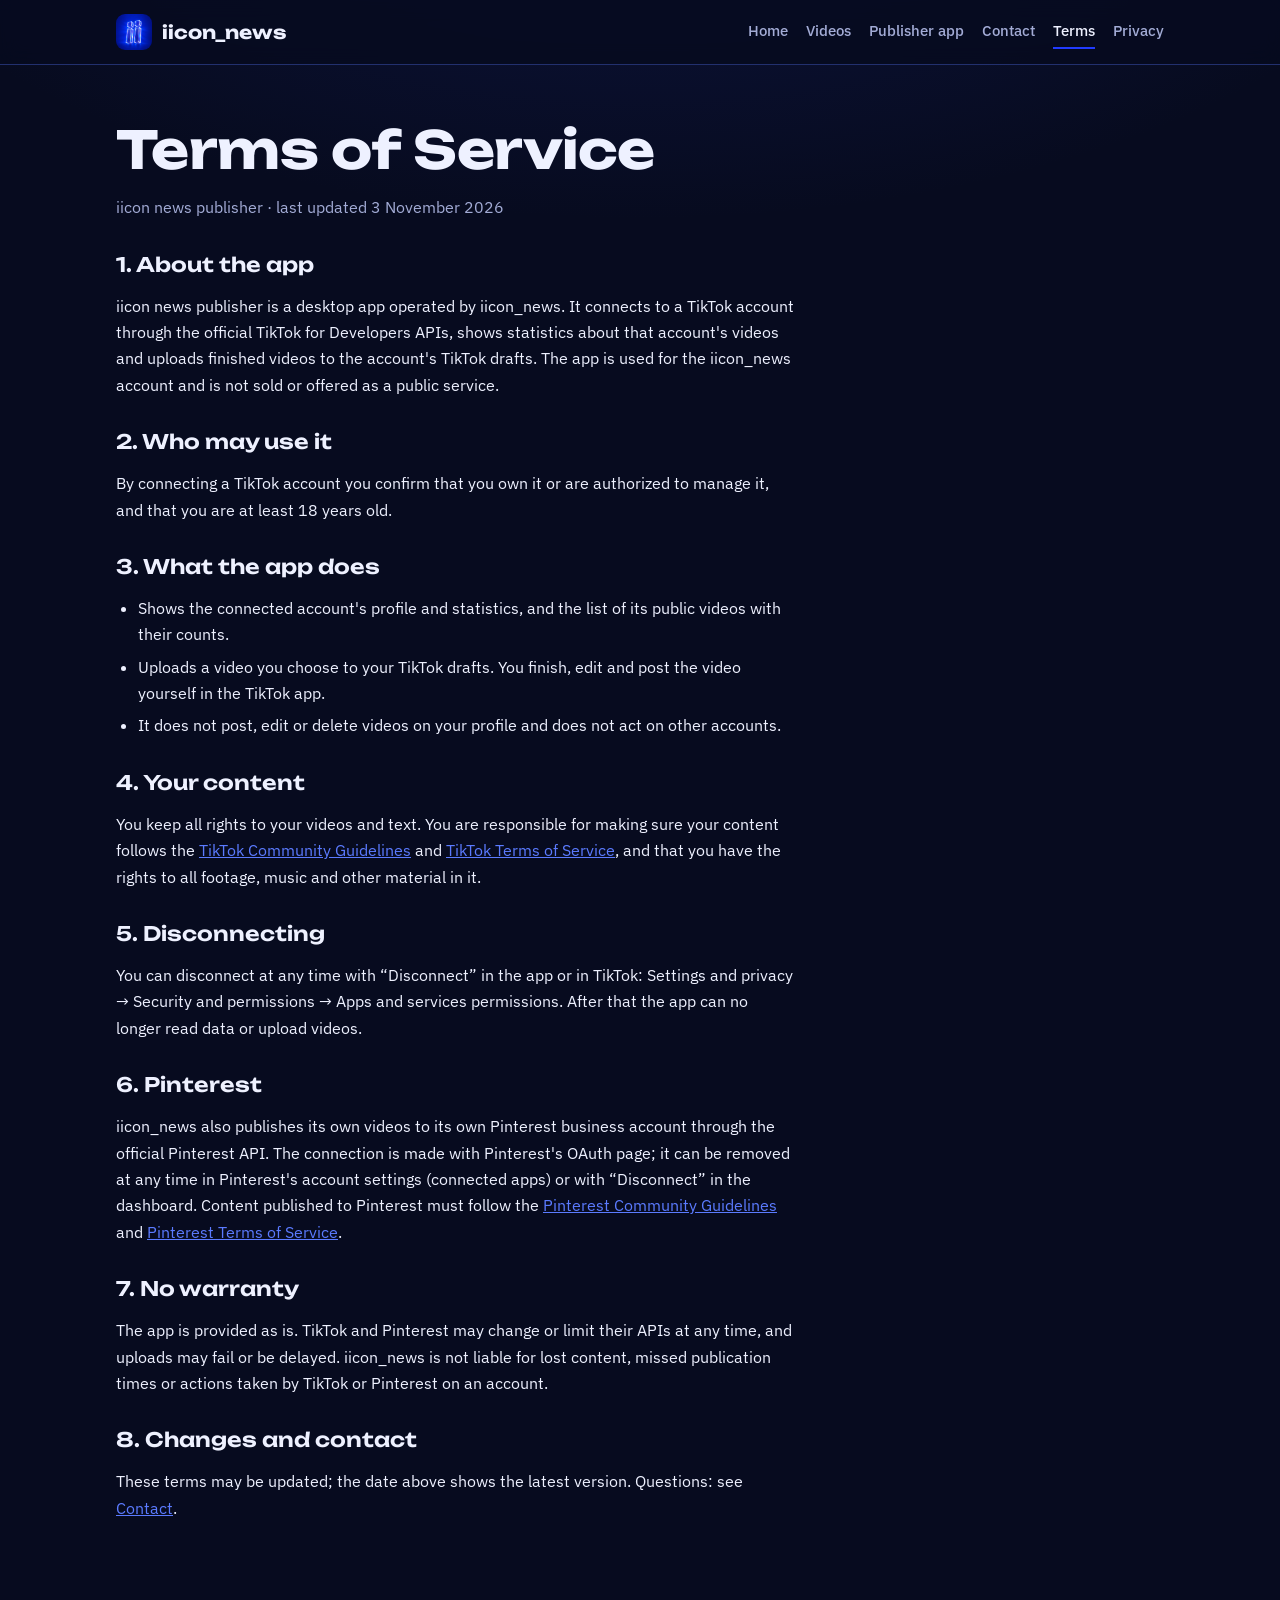
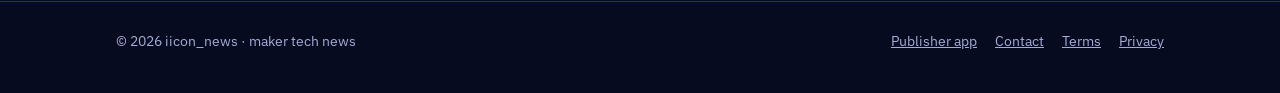
<file: terms.html>
<!doctype html>
<html lang="en">
<head>
<meta charset="utf-8">
<meta name="viewport" content="width=device-width, initial-scale=1">
<title>Terms of Service — iicon news publisher</title>
<meta name="description" content="Terms of Service for the iicon news publisher app.">
<link rel="icon" href="favicon.ico" sizes="any">
<link rel="icon" type="image/png" sizes="32x32" href="img/favicon-32.png">
<link rel="apple-touch-icon" href="img/apple-touch-icon.png">
<meta property="og:title" content="Terms of Service — iicon news publisher">
<meta property="og:description" content="Terms of Service for the iicon news publisher app.">
<meta property="og:image" content="https://barryalien23.github.io/iicon-news/img/logo-512.png">
<meta name="theme-color" content="#070b1f">
<link rel="preconnect" href="https://fonts.googleapis.com">
<link rel="preconnect" href="https://fonts.gstatic.com" crossorigin>
<link rel="stylesheet" href="https://fonts.googleapis.com/css2?family=Unbounded:wght@600;700&family=IBM+Plex+Sans:wght@400;500;600&display=swap">
<link rel="stylesheet" href="styles.css">
</head>
<body>
<header class="site-header"><div class="wrap">
<a class="brand" href="index.html"><img src="img/logo-512.png" alt="" width="36" height="36">iicon_news</a>
<nav class="site-nav" aria-label="Main"><a href="index.html">Home</a><a href="index.html#videos">Videos</a><a href="app.html">Publisher app</a><a href="contact.html">Contact</a><a href="terms.html" aria-current="page">Terms</a><a href="privacy.html">Privacy</a></nav>
</div></header>
<main class="wrap">

<section class="doc">
  <h1>Terms of Service</h1>
  <p class="muted">iicon news publisher · last updated 3 November 2026</p>
  <h2>1. About the app</h2>
  <p>iicon news publisher is a desktop app operated by iicon_news. It connects to a TikTok account through the official TikTok for Developers APIs,
  shows statistics about that account's videos and uploads finished videos to the account's TikTok drafts.
  The app is used for the iicon_news account and is not sold or offered as a public service.</p>
  <h2>2. Who may use it</h2>
  <p>By connecting a TikTok account you confirm that you own it or are authorized to manage it, and that you are at least 18 years old.</p>
  <h2>3. What the app does</h2>
  <ul>
    <li>Shows the connected account's profile and statistics, and the list of its public videos with their counts.</li>
    <li>Uploads a video you choose to your TikTok drafts. You finish, edit and post the video yourself in the TikTok app.</li>
    <li>It does not post, edit or delete videos on your profile and does not act on other accounts.</li>
  </ul>
  <h2>4. Your content</h2>
  <p>You keep all rights to your videos and text. You are responsible for making sure your content follows the
  <a href="https://www.tiktok.com/community-guidelines" target="_blank" rel="noopener">TikTok Community Guidelines</a> and
  <a href="https://www.tiktok.com/legal/terms-of-service" target="_blank" rel="noopener">TikTok Terms of Service</a>,
  and that you have the rights to all footage, music and other material in it.</p>
  <h2>5. Disconnecting</h2>
  <p>You can disconnect at any time with “Disconnect” in the app or in TikTok: Settings and privacy → Security and permissions → Apps and services permissions.
  After that the app can no longer read data or upload videos.</p>
  <h2>6. Pinterest</h2>
  <p>iicon_news also publishes its own videos to its own Pinterest business account through the official Pinterest API.
  The connection is made with Pinterest's OAuth page; it can be removed at any time in Pinterest's account settings (connected apps)
  or with “Disconnect” in the dashboard. Content published to Pinterest must follow the
  <a href="https://policy.pinterest.com/community-guidelines" target="_blank" rel="noopener">Pinterest Community Guidelines</a> and
  <a href="https://policy.pinterest.com/terms-of-service" target="_blank" rel="noopener">Pinterest Terms of Service</a>.</p>
  <h2>7. No warranty</h2>
  <p>The app is provided as is. TikTok and Pinterest may change or limit their APIs at any time, and uploads may fail or be delayed.
  iicon_news is not liable for lost content, missed publication times or actions taken by TikTok or Pinterest on an account.</p>
  <h2>8. Changes and contact</h2>
  <p>These terms may be updated; the date above shows the latest version. Questions: see <a href="contact.html">Contact</a>.</p>
</section>

</main>
<footer class="site-footer"><div class="wrap">
<span>© 2026 iicon_news · maker tech news</span>
<nav aria-label="Footer"><a href="app.html">Publisher app</a><a href="contact.html">Contact</a><a href="terms.html">Terms</a><a href="privacy.html">Privacy</a></nav>
</div></footer>
</body>
</html>
</file>
<file: styles.css>
/* iicon_news site: dark navy + electric blue, same palette as the channel art */
:root {
  --bg: #070b1f;
  --bg-2: #0c1230;
  --surface: #111a42;
  --line: #22306e;
  --fg: #eef1ff;
  --muted: #a3acd6;
  --accent: #213bff;
  --accent-2: #5b7bff;
  --display: "Unbounded", "Arial Black", system-ui, sans-serif;
  --body: "IBM Plex Sans", -apple-system, "Segoe UI", Roboto, sans-serif;
  color-scheme: dark;
}
* { box-sizing: border-box; }
html { -webkit-text-size-adjust: 100%; }
body {
  margin: 0;
  background: radial-gradient(1200px 600px at 50% -200px, #1a2a8a55, transparent 70%), var(--bg);
  color: var(--fg);
  font: 16px/1.65 var(--body);
}
a { color: var(--accent-2); }
img { max-width: 100%; height: auto; display: block; }
.wrap { width: 100%; max-width: 1080px; margin: 0 auto; padding-inline: max(16px, env(safe-area-inset-left, 0px)); }

/* header */
.site-header { position: sticky; top: 0; z-index: 10; background: #070b1fd9; backdrop-filter: blur(10px); border-bottom: 1px solid var(--line); }
.site-header .wrap { display: flex; align-items: center; gap: 16px; min-height: 64px; flex-wrap: wrap; padding-block: 8px; }
.brand { display: flex; align-items: center; gap: 10px; color: var(--fg); text-decoration: none; font: 700 18px var(--display); }
.brand img { width: 36px; height: 36px; border-radius: 9px; }
.site-nav { display: flex; flex-wrap: wrap; gap: 4px 18px; margin-left: auto; font-weight: 500; font-size: 15px; }
.site-nav a { color: var(--muted); text-decoration: none; padding: 4px 0; border-bottom: 2px solid transparent; }
.site-nav a:hover, .site-nav a:focus-visible { color: var(--fg); outline: none; }
.site-nav a[aria-current="page"] { color: var(--fg); border-bottom-color: var(--accent); }

/* layout */
main { display: flex; flex-direction: column; gap: 72px; padding-block: 56px 80px; }
section { display: flex; flex-direction: column; gap: 20px; min-width: 0; }
h1 { font: 700 clamp(30px, 5.4vw, 52px)/1.1 var(--display); margin: 0; letter-spacing: -0.01em; text-wrap: balance; }
h2 { font: 600 clamp(21px, 3vw, 28px)/1.2 var(--display); margin: 0; text-wrap: balance; }
h3 { font: 600 18px/1.3 var(--body); margin: 0; }
p { margin: 0; max-width: 68ch; }
.lede { font-size: 18px; color: var(--muted); }
.muted { color: var(--muted); }
.small { font-size: 14px; }

/* hero */
.hero { display: grid; grid-template-columns: minmax(0, 1.25fr) minmax(0, 1fr); gap: 40px; align-items: center; }
.hero-text { display: flex; flex-direction: column; gap: 20px; }
.hero-logo { width: 100%; max-width: 380px; justify-self: center; border-radius: 28px; box-shadow: 0 0 80px #213bff66; }
.buttons { display: flex; flex-wrap: wrap; gap: 10px; }
.btn { display: inline-flex; align-items: center; gap: 8px; padding: 11px 18px; border-radius: 10px; font-weight: 600; text-decoration: none; color: #fff; background: var(--accent); border: 1px solid var(--accent); }
.btn.ghost { background: transparent; color: var(--fg); border-color: var(--line); }
.btn:hover { filter: brightness(1.12); }

/* cards */
.grid { display: grid; gap: 16px; grid-template-columns: repeat(auto-fill, minmax(220px, 1fr)); }
.card { background: var(--surface); border: 1px solid var(--line); border-radius: 14px; padding: 22px; display: flex; flex-direction: column; gap: 8px; min-width: 0; }
.card p { color: var(--muted); font-size: 15px; }

/* videos */
.videos { display: grid; gap: 16px; grid-template-columns: repeat(auto-fill, minmax(180px, 1fr)); }
.video { display: flex; flex-direction: column; gap: 10px; text-decoration: none; color: var(--fg); }
.video img { aspect-ratio: 9 / 16; width: 100%; object-fit: cover; border-radius: 12px; border: 1px solid var(--line); background: var(--bg-2); }
.video span { font-size: 14px; line-height: 1.4; }
.video:hover img { border-color: var(--accent-2); }

/* steps with screenshots */
.steps { display: flex; flex-direction: column; gap: 40px; counter-reset: step; }
.step { display: grid; grid-template-columns: minmax(0, 0.8fr) minmax(0, 1.4fr); gap: 32px; align-items: center; }
.step-text { display: flex; flex-direction: column; gap: 10px; }
.step-text h3::before { counter-increment: step; content: counter(step); display: inline-grid; place-items: center; width: 30px; height: 30px; margin-right: 10px; border-radius: 50%; background: var(--accent); font: 700 14px var(--display); }
.steps.row { flex-flow: row wrap; gap: 20px; }
.steps.row .step { grid-template-columns: 1fr; flex: 1 1 240px; align-items: start; }
.shot { border-radius: 12px; border: 1px solid var(--line); box-shadow: 0 20px 60px #00000080; }

/* tables */
.table-wrap { overflow-x: auto; border: 1px solid var(--line); border-radius: 12px; }
table { width: 100%; border-collapse: collapse; font-size: 15px; min-width: 520px; }
th, td { text-align: left; padding: 12px 16px; border-bottom: 1px solid var(--line); vertical-align: top; }
th { color: var(--muted); font-weight: 600; background: var(--bg-2); }
tr:last-child td { border-bottom: 0; }
code { font: 14px ui-monospace, Menlo, monospace; color: #c9d2ff; }

/* legal pages */
.doc { max-width: 760px; display: flex; flex-direction: column; gap: 16px; }
.doc h2 { font-size: 20px; margin-top: 16px; }
.doc h3 { font-size: 17px; margin-top: 4px; }
.doc ul { margin: 0; padding-left: 22px; display: flex; flex-direction: column; gap: 6px; max-width: 68ch; }

/* footer */
.site-footer { border-top: 1px solid var(--line); padding-block: 28px 40px; color: var(--muted); font-size: 14px; }
.site-footer .wrap { display: flex; flex-wrap: wrap; gap: 10px 24px; align-items: center; }
.site-footer nav { display: flex; flex-wrap: wrap; gap: 8px 18px; margin-left: auto; }
.site-footer a { color: var(--muted); }

@media (max-width: 760px) {
  .site-header { position: static; }
  main { gap: 56px; padding-block: 36px 64px; }
  .hero, .step { grid-template-columns: 1fr; }
  .hero-logo { max-width: 240px; grid-row: 1; }
  .site-nav { margin-left: 0; width: 100%; }
  .site-footer nav { margin-left: 0; }
}
</file>
